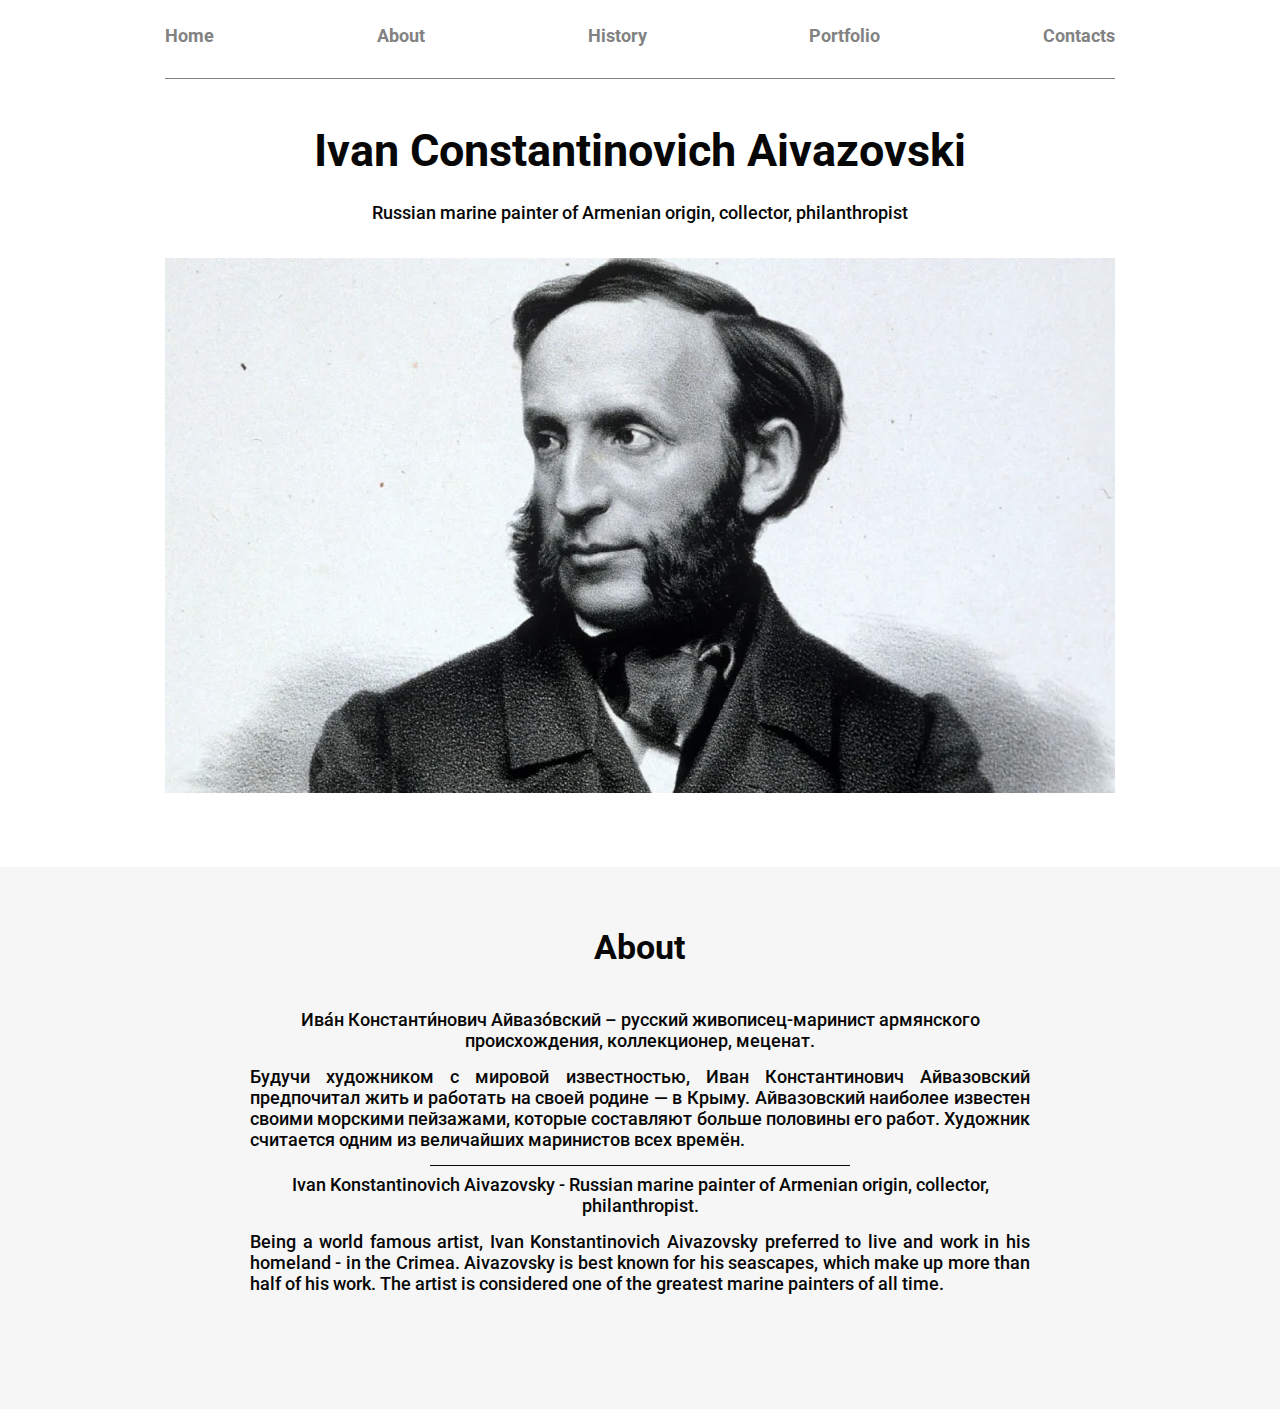
<file: assets/assets/index.html>
<!DOCTYPE html>
<html lang="en">
<head>
    <meta charset="UTF-8">
    <meta name="viewport" content="width=device-width, initial-scale=1.0">
    <title>Aivazovski</title>
    <link rel="preconnect" href="https://fonts.googleapis.com">
    <link rel="preconnect" href="https://fonts.gstatic.com" crossorigin>
    <link href="https://fonts.googleapis.com/css2?family=Roboto:ital,wght@0,100..900;1,100..900&display=swap" rel="stylesheet">
    <link rel="stylesheet" href="./index.css">
    <link rel="icon" href="./favicon.png" type="image/png">
</head>
<body>
    <header class="header" aria-label="header">
        <div class="container">
            <nav class="nav" aria-label="header navigation">
                <ul class="nav-list" aria-label="header navigation list">
                    <li>
                        <a href="#" class="nav-link" aria-label="link to home">Home</a>
                    </li>
                    <li>
                        <a href="#" class="nav-link" aria-label="link to about">About</a>
                    </li>
                    <li>
                        <a href="#" class="nav-link" aria-label="link to history">History</a>
                    </li>
                    <li>
                        <a href="#" class="nav-link" aria-label="link to portfolio">Portfolio</a>
                    </li>
                    <li>
                        <a href="#" class="nav-link" aria-label="link to contacts">Contacts</a>
                    </li>
                </ul>
            </nav>
        </div>
    </header>

    <main aria-label="main">
        <section class="home" aria-label="home section">
            <div class="container">                
                <h1 class="home-title" aria-label="title">Ivan Constantinovich Aivazovski</h1>
                <p class="home-description" aria-label="desciption">Russian marine painter of Armenian origin, collector, philanthropist</p>
                <img src="webp/home.webp" alt="photo of Aivazovski" class="home-img">
            </div>
        </section>
        <section class="about" aria-label="about section">
            <div class="container">
                <h2 class="about-title" aria-label="about title">About</h2>
                <h3 class="about-subtitle-ru" aria-label="about subtitle ru">Ива́н Константи́нович Айвазо́вский – русский живописец-маринист армянского происхождения, коллекционер, меценат.</h3>
                <p class="about-description-ru" aria-label="desciption ru">Будучи художником с мировой известностью, Иван Константинович Айвазовский предпочитал жить и работать на своей родине — в Крыму. Айвазовский наиболее известен своими морскими пейзажами, которые составляют больше половины его работ. Художник считается одним из величайших маринистов всех времён.</p>

                <hr class="divider" aria-label="divider">

                <h3 class="about-subtitle-en" aria-label="about subtitle en">Ivan Konstantinovich Aivazovsky - Russian marine painter of Armenian origin, collector, philanthropist.</h3>
                <p class="about-description-en" aria-label="desciption en">Being a world famous artist, Ivan Konstantinovich Aivazovsky preferred to live and work in his homeland - in the Crimea. Aivazovsky is best known for his seascapes, which make up more than half of his work. The artist is considered one of the greatest marine painters of all time.</p>
            </div>
        </section>
    </main>

    <footer></footer>
</body>
</html>
</file>
<file: assets/assets/index.css>
@import url(styles/variables.css);
@import url(styles/basic.css);
@import url(styles/header.css);
@import url(styles/home.css);
@import url(styles/about.css);
</file>
